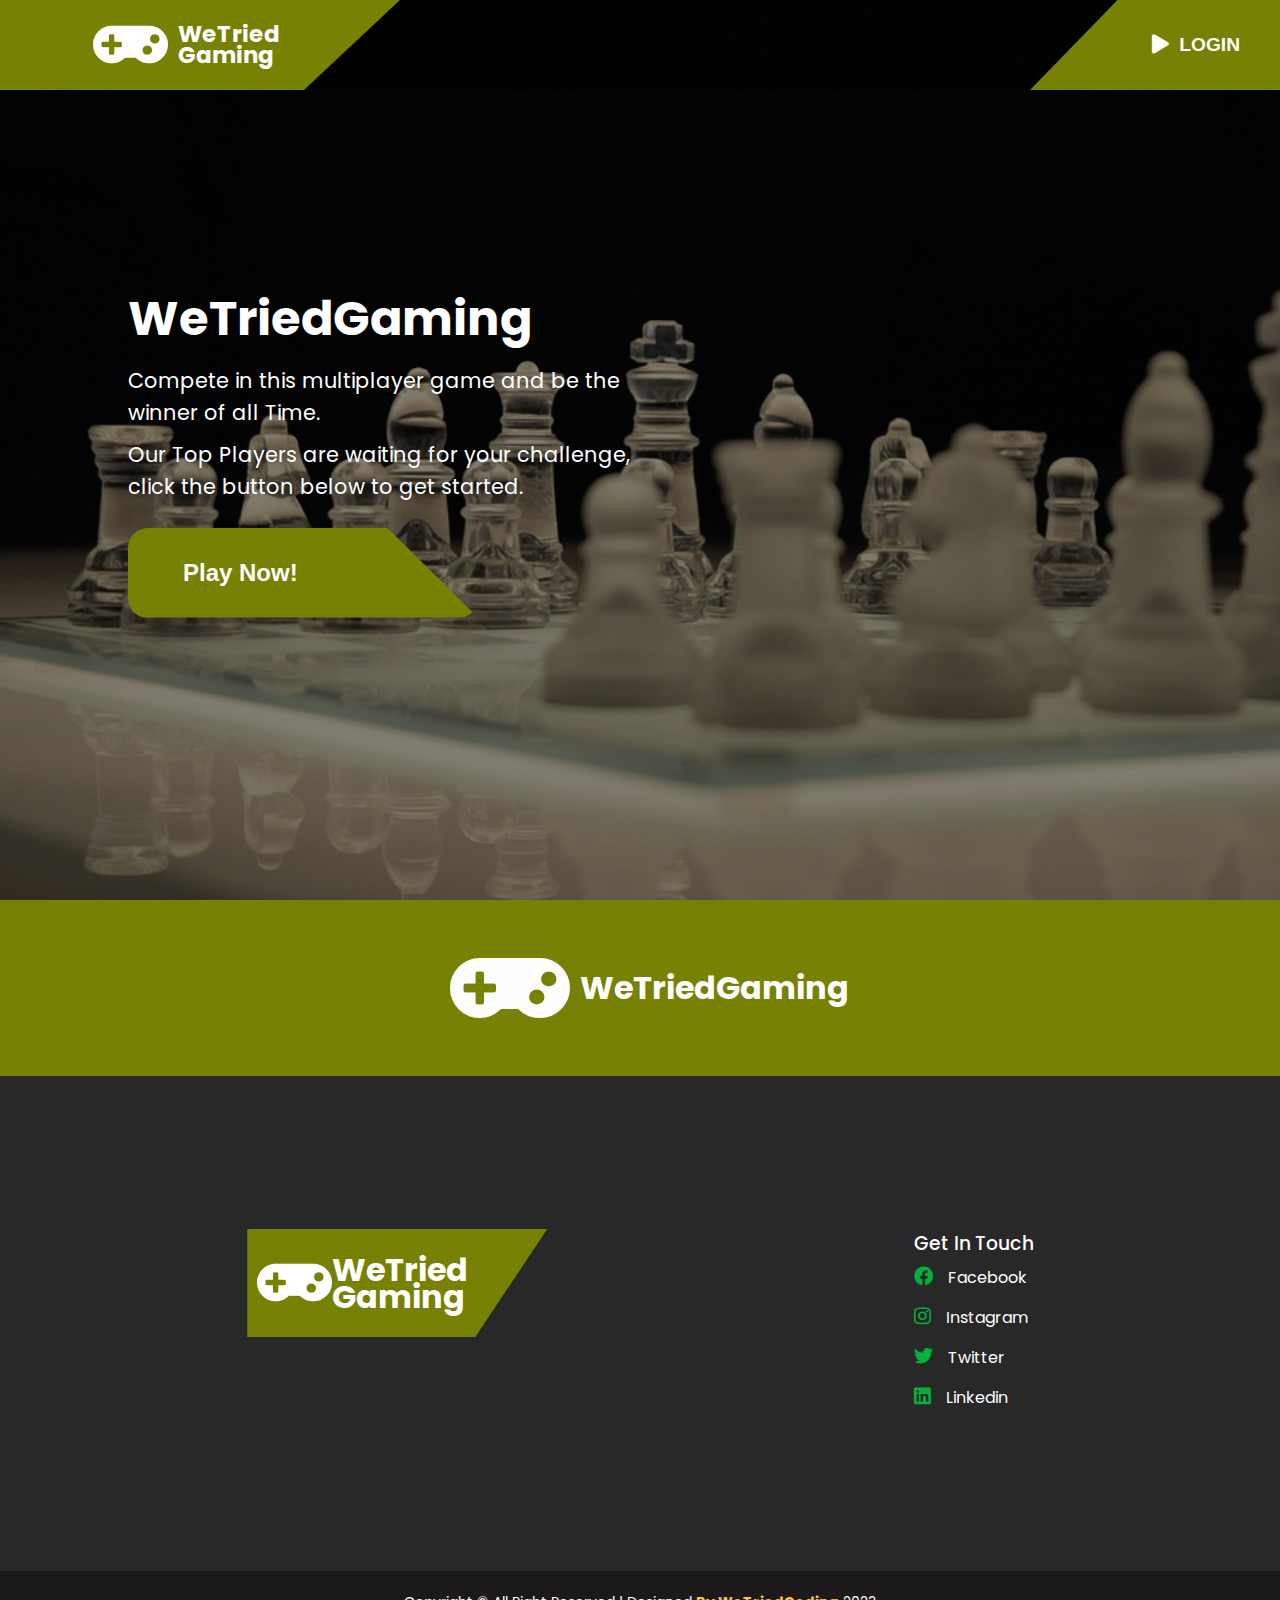
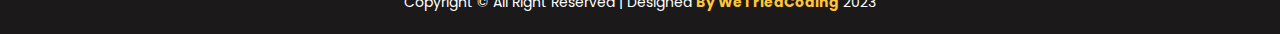
<file: index.html>
<!DOCTYPE html>
<html lang="en">
<head>
    <meta charset="UTF-8">
    <meta http-equiv="X-UA-Compatible" content="IE=edge">
    <meta name="viewport" content="width=device-width, initial-scale=2.0">
    <title>Gaming Website</title>
    <link rel="stylesheet" href="css/all.min.css">
    <link rel="stylesheet" href="css/style.css">
</head>
<body>
    <div class="container">
        <header>
            <div class="logo">
                <i class="fas fa-gamepad"></i>
                <p>WeTried
                   Gaming</p>
            </div>
            <a href="login.html"><button type="button" id="btn"><i class="fas fa-play"></i>LOGIN</button></a>
        </header>

        <div class="content-wrapper">
            <div class="content-desc">
                <h1>WeTriedGaming</h1>
                <p>Compete in this multiplayer game and be the 
                    winner of all Time.</p>
                <p>Our Top Players are waiting for your challenge, click the 
                    button below to get started.</p>

                <a href="games.html"><button id="btn2">Play Now!</button></a>
            </div>

           
        </div>
    </div>

    <div class="logo-section">
        <i class="fas fa-gamepad"></i>
        <h1>WeTriedGaming</h1>
    </div>
    

    <footer>
        <div class="footer-body">
            <div class="logo footer-logo">
                <i class="fas fa-gamepad"></i>
                <h1>WeTried
                    Gaming</h1>
            </div>

            <ul>
                <h3>Get In Touch</h3>
                <li><a href="#"><i class="fab fa-facebook"></i>Facebook</a></li>
                <li><a href="#"><i class="fab fa-instagram"></i>Instagram</a></li>
                <li><a href="#"><i class="fab fa-twitter"></i>Twitter</a></li>
                <li><a href="#"><i class="fab fa-linkedin"></i>Linkedin</a></li>
            </ul>
        </div>
    </footer>
    <div class="footer-bottom">
        <p>Copyright &copy; All Right Reserved | Designed <span>By WeTriedCoding</span> 2023</p>
    </div>
</body>
</html>
</file>
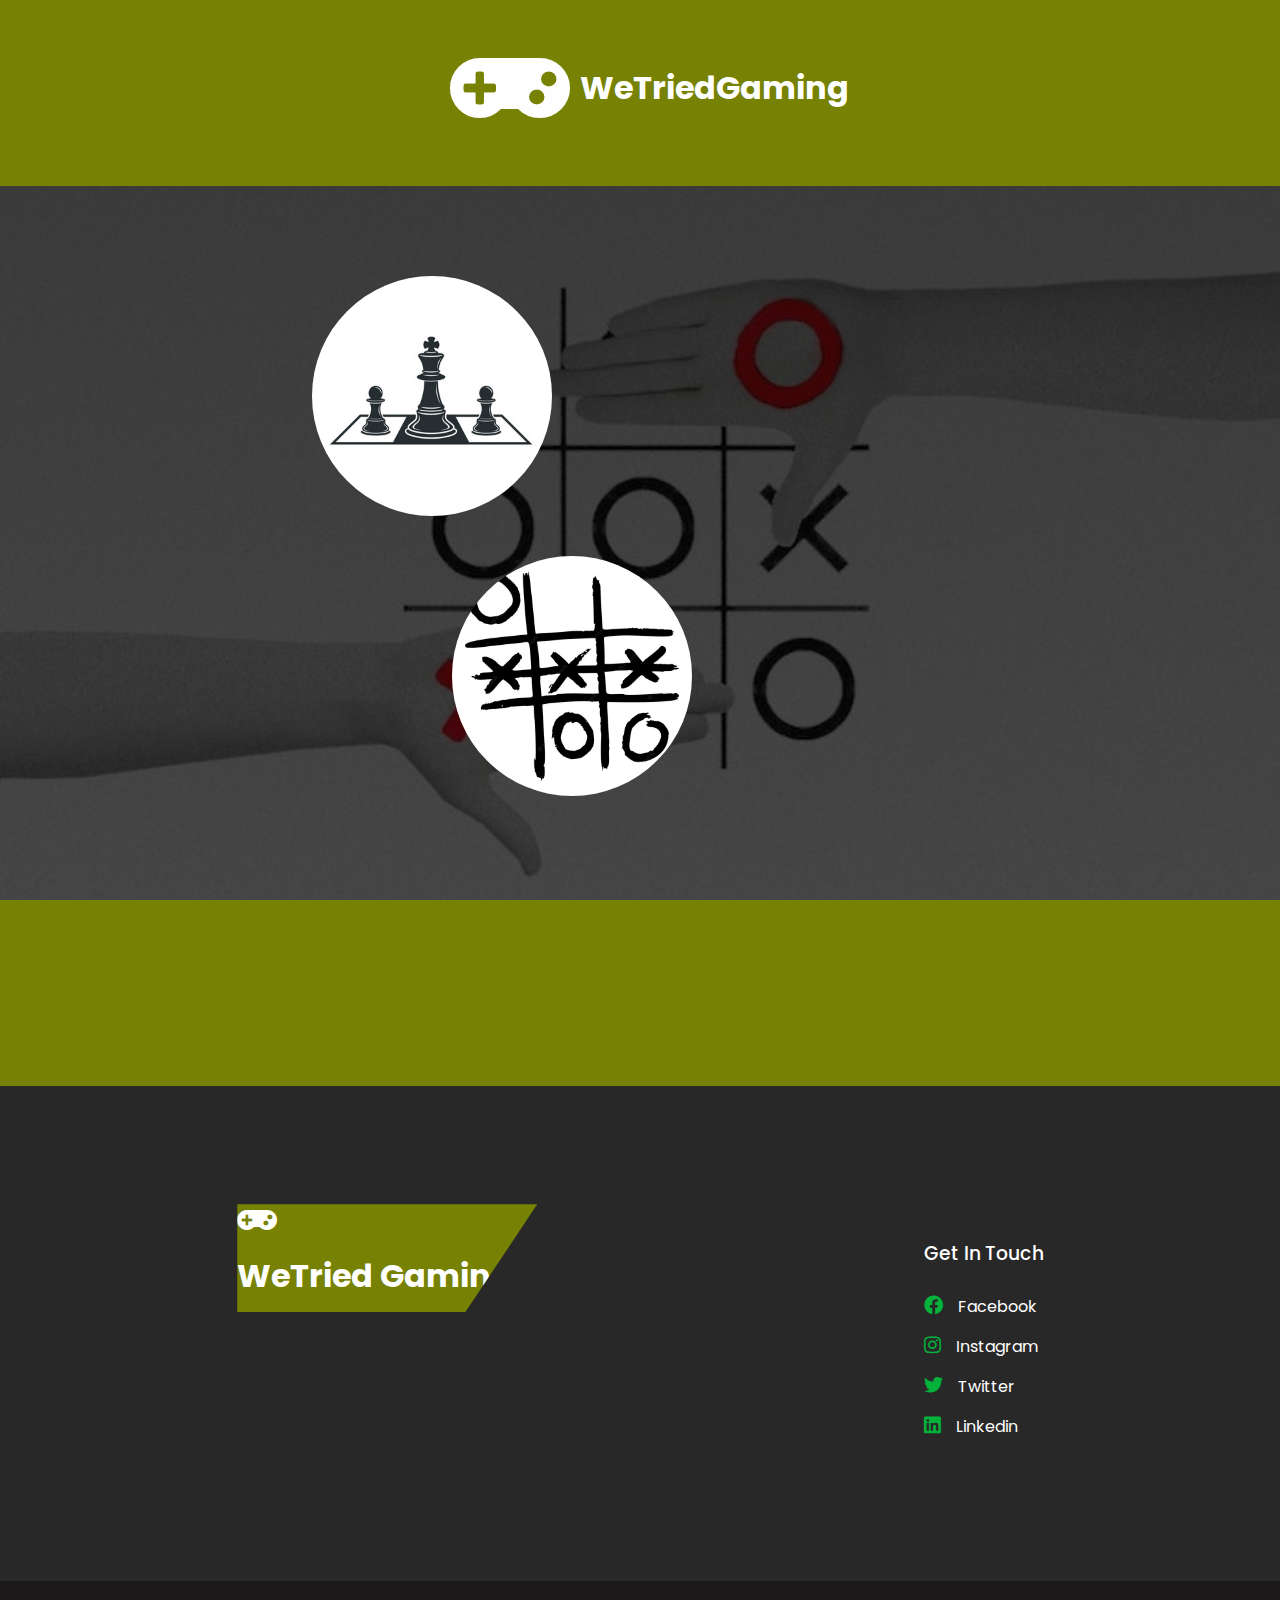
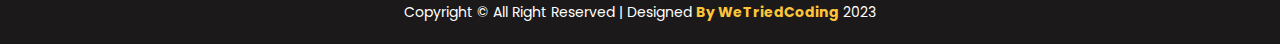
<file: games.html>
<!DOCTYPE html>
<html lang="en">

<head>
    <meta charset="UTF-8">
    <meta http-equiv="X-UA-Compatible" content="IE=edge">
    <meta name="viewport" content="width=device-width, initial-scale=1.0">
    <title>Games</title>
    <style>
        @import url('https://fonts.googleapis.com/css2?family=Poppins:wght@400;500&family=Roboto&display=swap');

        body {
            background-color: #778103;
            font-family: 'Poppins', sans-serif;
            margin: 0;
        }

        .logo-section {
            display: flex;
            align-items: center;
            justify-content: center;
            padding-top: 40px;
        }

        .logo-section .fas {
            font-size: 6rem;
            color: #fefefe;
        }

        .logo-section h1 {
            width: 250px;
            font-size: 2rem;
            color: #ffffff;
            margin-left: 10px;
        }

        .section-1 {
            width: 100%;
            height: 100vh;
            background: linear-gradient(rgba(0, 0, 0, 0.767), rgba(0, 0, 0, 0.712)),
                url(../images/ttt2.jpeg);
            background-size: cover;
            background-position: center;
            background-attachment: fixed;
        }

        .section-1-wrapper {
            width: 70%;
            margin: auto;
        }

        .section-1 h1 {
            width: 500px;
            color: #FEC53A;
            font-size: 1.5rem;
            position: relative;
            font-weight: 400;
        }

        .section-1-img {
            display: flex;

        }

        .img:hover {
            transform: translateY(-10px);
        }

        /* Section 3 starts here */
        .game-categories {
            width: 70%;
            margin: 50px auto;
            position: relative;
            padding-top: 50px;
        }

        .game-wrapper {
            display: flex;
        }

        .gw {
            width: 240px;
            height: 240px;
            background: url(../images/tttlogo.jpg);
            background-size: cover;
            background-position: center;
            margin: 40px 120px 0 120px;
            border-radius: 120px;
        }

        .gw:hover {
            transform: translateY(-10px);
        }

        .left {
            position: relative;
            right: -140px;
        }

        .gw-1 {
            background: url(../images/chesslogo.jpg);
            background-size: cover;
            background-position: center;
        }

        footer {
            width: 100%;
            height: 55vh;
            background: #282828;
            display: flex;
            align-items: center;

        }

        .footer-body {
            width: 90%;
            margin: auto;
            display: flex;
            justify-content: space-around;
        }

        .footer-logo {
            height: 12vh;
            width: 300px;
            background-color: #778103;
            color: #ffffff;
            line-height: 1.7rem;
            clip-path: polygon(0 0, 100% 0, 76% 100%, 0% 100%);
        }

        .footer-logo .fas {
            font-size: xx-large;
        }

        ul h3 {
            color: #fff;
            font-weight: 450;
        }

        ul li {
            list-style: none;
            line-height: 2.5rem;
        }

        ul li a {
            text-decoration: none;
            color: #fff;
        }

        ul li a .fab {
            font-size: 1.2rem;
            color: #02b23a;
            margin-right: 15px;
        }

        ul li a:hover {
            color: #FEC53A;
        }

        .footer-bottom {
            width: 100%;
            height: 7vh;
            background: #1B1919;
            color: #fff;
            display: flex;
            align-items: center;
            justify-content: center;
            font-size: 0.875rem;
        }

        .footer-bottom span {
            color: #FEC53A;
            font-weight: bold;
        }
    </style>
    <link rel="stylesheet" href="css/all.min.css">
</head>

<body>
    <div class="logo-section">
        <i class="fas fa-gamepad"></i>
        <h1>WeTriedGaming</h1>
    </div>

    <section class="section-1">
        <div class="section-1-wrapper">
        </div>

        <div class="game-categories">
            <div class="game-wrapper">
                <a href="chess.html">
                    <div class="gw gw-1"></div>
                </a>
            </div>

            <div class="game-wrapper left">
                <a href="tttoe.html">
                    <div class="gw gw-6"></div>
                </a>
            </div>
        </div>
    </section>

    <footer>
        <div class="footer-body">
            <div class="logo footer-logo">
                <i class="fas fa-gamepad"></i>
                <h1>WeTried
                    Gaming</h1>
            </div>

            <ul>
                <h3>Get In Touch</h3>
                <li><a href="#"><i class="fab fa-facebook"></i>Facebook</a></li>
                <li><a href="#"><i class="fab fa-instagram"></i>Instagram</a></li>
                <li><a href="#"><i class="fab fa-twitter"></i>Twitter</a></li>
                <li><a href="#"><i class="fab fa-linkedin"></i>Linkedin</a></li>
            </ul>
        </div>
    </footer>
    <div class="footer-bottom">
        <p>Copyright &copy; All Right Reserved | Designed <span>By WeTriedCoding</span> 2023</p>
    </div>

</body>

</html>
</file>
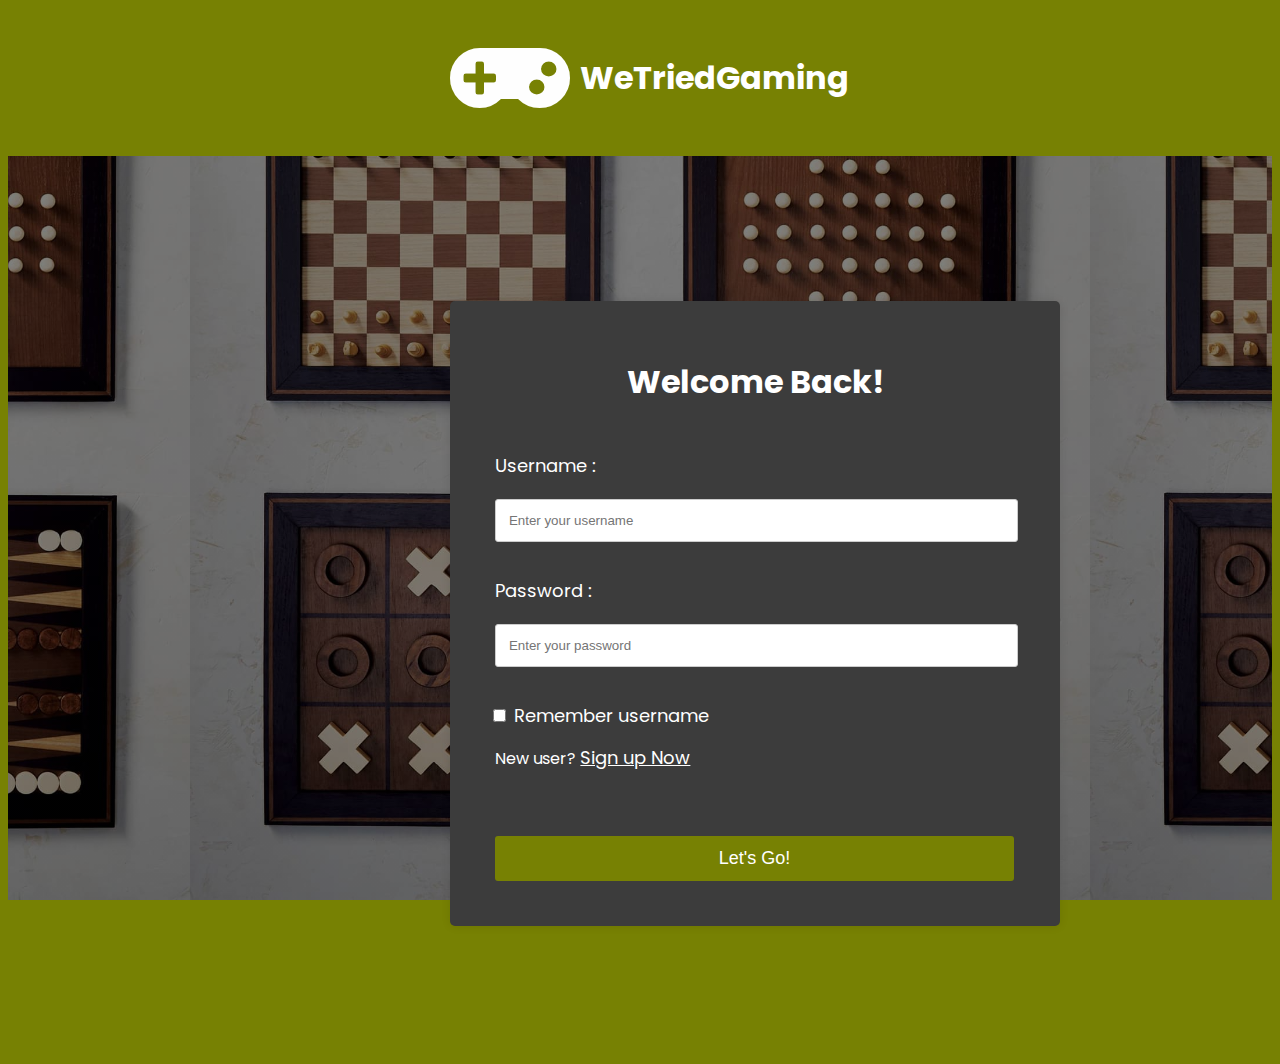
<file: login.html>
<!DOCTYPE html>
<html>

<head>
  <title>We Tried Gaming | Login</title>
  <style>
    @import url('https://fonts.googleapis.com/css2?family=Poppins:wght@400;500&family=Roboto&display=swap');

    body {
      font-family: 'Poppins', sans-serif;
      background-color: #778103;
    }

    .container1 {
      width: 100%;
      height: 100vh;
      background: linear-gradient(rgba(0, 0, 0, 0.5), rgba(0, 0, 0, 0.5)), url(../images/login_page.jpg);
      background-size: contain;
      background-position: center;
      background-attachment: fixed;
      margin-left: 0%;
    }

    .container2 {
      display: inline-block;
      position: relative;
      width: 550px;
      height: auto;
      padding: 30px;
      background-color: #3c3c3c;
      margin: 0 auto;
      top: 5%;
      left: 35%;
      margin-top: 100px;
      border-radius: 5px;
      box-shadow: 0 0 10px rgba(0, 0, 0, 0.1);
      color: #ffffff;
      font-family: 'Poppins', sans-serif;
    }

    .container2 h2 {
      padding-bottom: 20px;
      font-size: xx-large;
      text-align: center;
    }

    .form-group {
      margin-bottom: 15px;
      margin-left: 12px;
    }

    .form-group label {
      display: block;
      margin-bottom: 20px;
      font-size: large;
      padding-left: 2.5px;
    }

    .form-group input {
      width: 92%;
      padding: 13px;
      border-radius: 3px;
      border: 1px solid #ccc;
      margin-bottom: 20px;
      margin-left: 2.5px;
    }

    .form-group-checkbox label {
      font-size: large;
      padding-left: 9px;
    }

    .form-group button {
      width: 96.5%;
      padding: 12px;
      background-color: #778103;
      color: #fff;
      border: none;
      border-radius: 3px;
      cursor: pointer;
      font-size: large;
      margin-top: 50px;
      margin-left: 2.5px;
    }

    .form-group button:hover {
      background-color: #5b6305;
    }

    .sign-up{
      margin: 15px;
    }

    .sign-up a{
      text-decoration: underline;
      color: #fff;
      font-size: large;
    }

    .logo-section {
      display: flex;
      align-items: center;
      justify-content: center;
      margin: 30px 0;
      background-color: #778103;
    }

    .logo-section .fas {
      font-size: 6rem;
      color: #fefefe;
      background-color: #778103;
    }

    .logo-section h1 {
      width: 250px;
      font-size: 2rem;
      color: #ffffff;
      margin-left: 10px;
      background-color: #778103;
    }
  </style>
  <link rel="stylesheet" href="css/all.min.css">
</head>

<body>
  <div class="logo-section">
    <i class="fas fa-gamepad"></i>
    <h1>WeTriedGaming</h1>
  </div>
  <div class="container1">
    <div class="container2">
      <h2>Welcome Back!</h2>
      <form id="loginForm">
        <div class="form-group">
          <label for="username">Username :</label>
          <input type="text" id="username" placeholder="Enter your username" required>
        </div>
        <div class="form-group">
          <label for="password">Password :</label>
          <input type="password" id="password" placeholder="Enter your password" required>
        </div>
        <div class="form-group-checkbox">
          <label>
            <input type="checkbox" name="remember" id="remember"> Remember username
          </label>
        </div>
        <div class="sign-up">
          New user? <a href="signup.html">Sign up Now</a>
        </div>
        <div class="form-group">
          <button type="submit">Let's Go!</button>
        </div>
      </form>
    </div>
  </div>

  <script>
    const form = document.getElementById('loginForm');

    form.addEventListener('submit', function (event) {
      event.preventDefault();

      const username = document.getElementById('username').value;
      const password = document.getElementById('password').value;
      const remember = document.getElementById('remember').checked;

      if (username.trim() === '') {
        alert('Please enter your username.');
        return;
      }

      if (password.trim() === '') {
        alert('Please enter your password.');
        return;
      }

      // Predefined set of credentials for login comparison
      // const validUsername = 'admin';
      // const validPassword = 'password';
      let logins = {"admin": "password"}
      for (credit in logins) {

        if (username === credit && password === logins[credit]) {
          // Successful login
          alert('Login successful!');

          // TODO: Redirect or perform further actions after successful login
          window.open("games.html", EventTarget = "_parent");

          // Reset the form
          form.reset();
          break;
        } else {
          // Invalid credentials
          alert('Invalid username or password.');
        }
      }
    });
  </script>
</body>

</html>
</file>
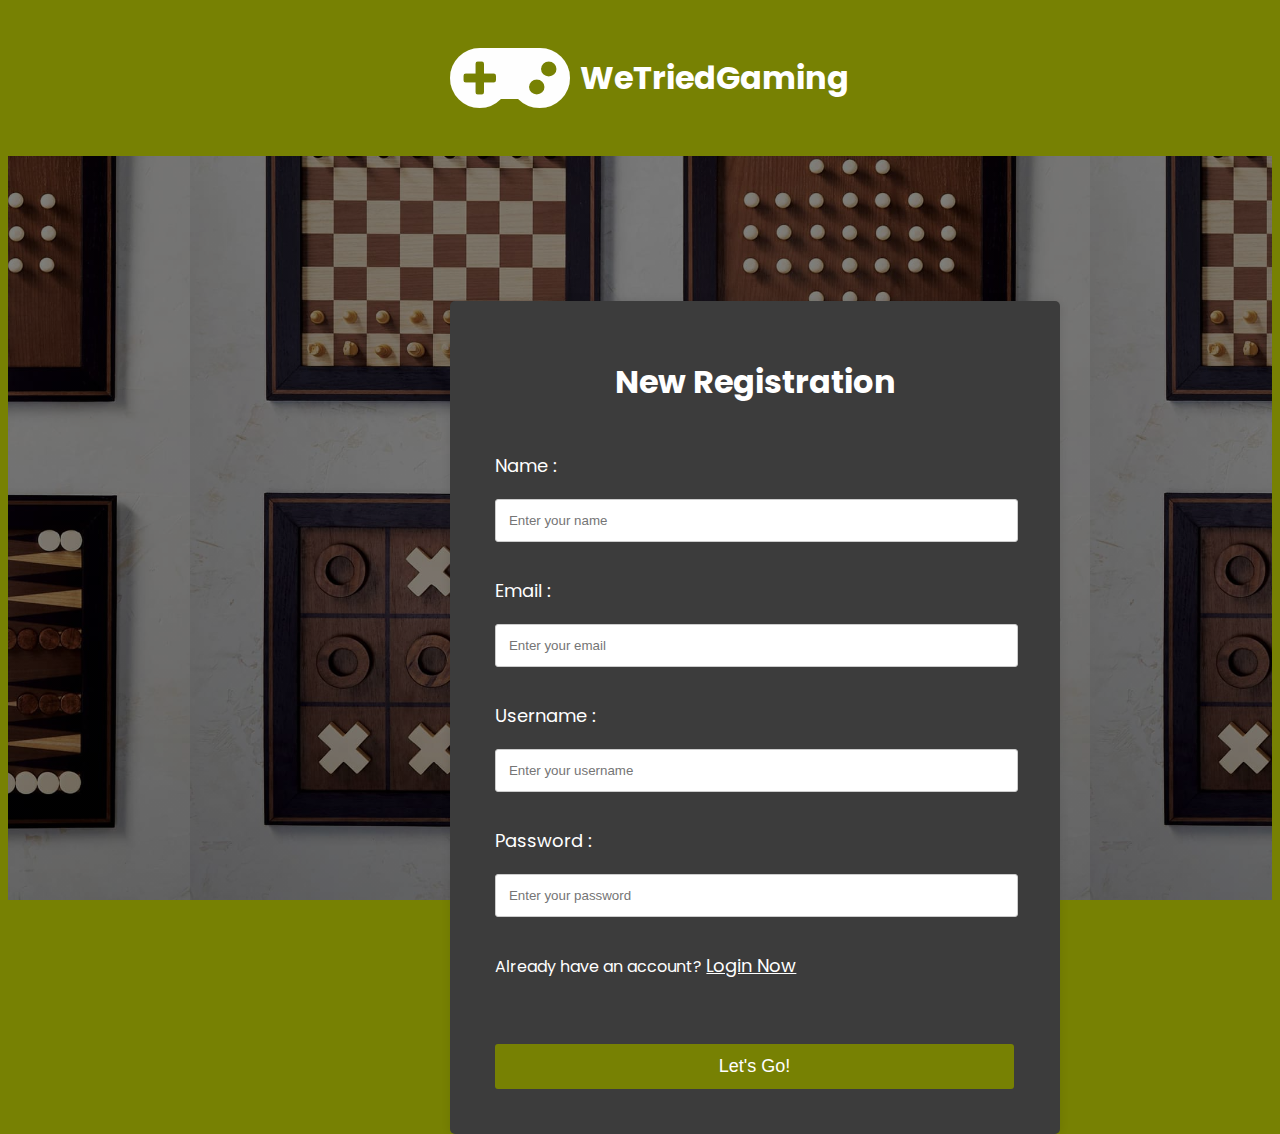
<file: signup.html>
<!DOCTYPE html>
<html>

<head>
    <title>We Tried Gaming | Sign Up</title>
    <style>
        @import url('https://fonts.googleapis.com/css2?family=Poppins:wght@400;500&family=Roboto&display=swap');

        body {
            font-family: 'Poppins', sans-serif;
            background-color: #778103;
        }

        .container1 {
            width: 100%;
            height: 100vh;
            background: linear-gradient(rgba(0, 0, 0, 0.5), rgba(0, 0, 0, 0.5)), url(../images/login_page.jpg);
            background-size: contain;
            background-position: center;
            background-attachment: fixed;
            margin-left: 0%;
        }

        .container2 {
            display: inline-block;
            position: relative;
            width: 550px;
            height: auto;
            padding: 30px;
            background-color: #3c3c3c;
            margin: 0 auto;
            top: 5%;
            left: 35%;
            margin-top: 100px;
            border-radius: 5px;
            box-shadow: 0 0 10px rgba(0, 0, 0, 0.1);
            color: #ffffff;
            font-family: 'Poppins', sans-serif;
        }

        .container2 h2 {
            padding-bottom: 20px;
            font-size: xx-large;
            text-align: center;
        }

        .form-group {
            margin-bottom: 15px;
            margin-left: 12px;
        }

        .form-group label {
            display: block;
            margin-bottom: 20px;
            font-size: large;
            padding-left: 2.5px;
        }

        .form-group input {
            width: 92%;
            padding: 13px;
            border-radius: 3px;
            border: 1px solid #ccc;
            margin-bottom: 20px;
            margin-left: 2.5px;
        }

        .form-group-checkbox label {
            font-size: large;
            padding-left: 9px;
        }

        .form-group button {
            width: 96.5%;
            padding: 12px;
            background-color: #778103;
            color: #fff;
            border: none;
            border-radius: 3px;
            cursor: pointer;
            font-size: large;
            margin-top: 50px;
            margin-left: 2.5px;
        }

        .form-group button:hover {
            background-color: #5b6305;
        }

        .login {
            margin: 15px;
        }

        .login a {
            text-decoration: underline;
            color: #fff;
            font-size: large;
        }

        .logo-section {
            display: flex;
            align-items: center;
            justify-content: center;
            margin: 30px 0;
            background-color: #778103;
        }

        .logo-section .fas {
            font-size: 6rem;
            color: #fefefe;
            background-color: #778103;
        }

        .logo-section h1 {
            width: 250px;
            font-size: 2rem;
            color: #ffffff;
            margin-left: 10px;
            background-color: #778103;
        }
    </style>
    <link rel="stylesheet" href="css/all.min.css">
</head>

<body>
    <div class="logo-section">
        <i class="fas fa-gamepad"></i>
        <h1>WeTriedGaming</h1>
    </div>
    <div class="container1">
        <div class="container2">
            <h2>New Registration</h2>
            <form id="registrationForm">
                <div class="form-group">
                    <label for="name">Name :</label>
                    <input type="text" id="name" placeholder="Enter your name" required>
                </div>
                <div class="form-group">
                    <label for="email">Email :</label>
                    <input type="email" id="email" placeholder="Enter your email" required>
                </div>
                <div class="form-group">
                    <label for="username">Username :</label>
                    <input type="text" id="username" placeholder="Enter your username" required>
                </div>
                <div class="form-group">
                    <label for="password">Password :</label>
                    <input type="password" id="password" placeholder="Enter your password" required>
                </div>
                <div class="login">
                    Already have an account? <a href="login.html">Login Now</a>
                </div>
                <div class="form-group">
                    <button type="submit">Let's Go!</button>
                </div>
            </form>
        </div>
    </div>

    <script>
        const form = document.getElementById('registrationForm');

        form.addEventListener('submit', function (event) {
            event.preventDefault();

            const name = document.getElementById('name').value;
            const email = document.getElementById('email').value;
            const username = document.getElementById('username').value;
            const password = document.getElementById('password').value;

            let logins = {};

            if (name.trim() === '') {
                alert('Please enter your name.');
                return;
            }

            else if (email.trim() === '') {
                alert('Please enter your email.');
                return;
            }

            else if (username.trim() === '') {
                alert('Please enter your username.');
                return;
            }

            else if (password.trim() === '') {
                alert('Please enter your password.');
                return;
            }

            // Storing registration details
            else {
                logins[username] = password;
                alert('Registration successful! You can login now.');
                window.open("login.html", EventTarget = "_parent");
                form.reset();
            }
        });
    </script>
</body>

</html>
</file>
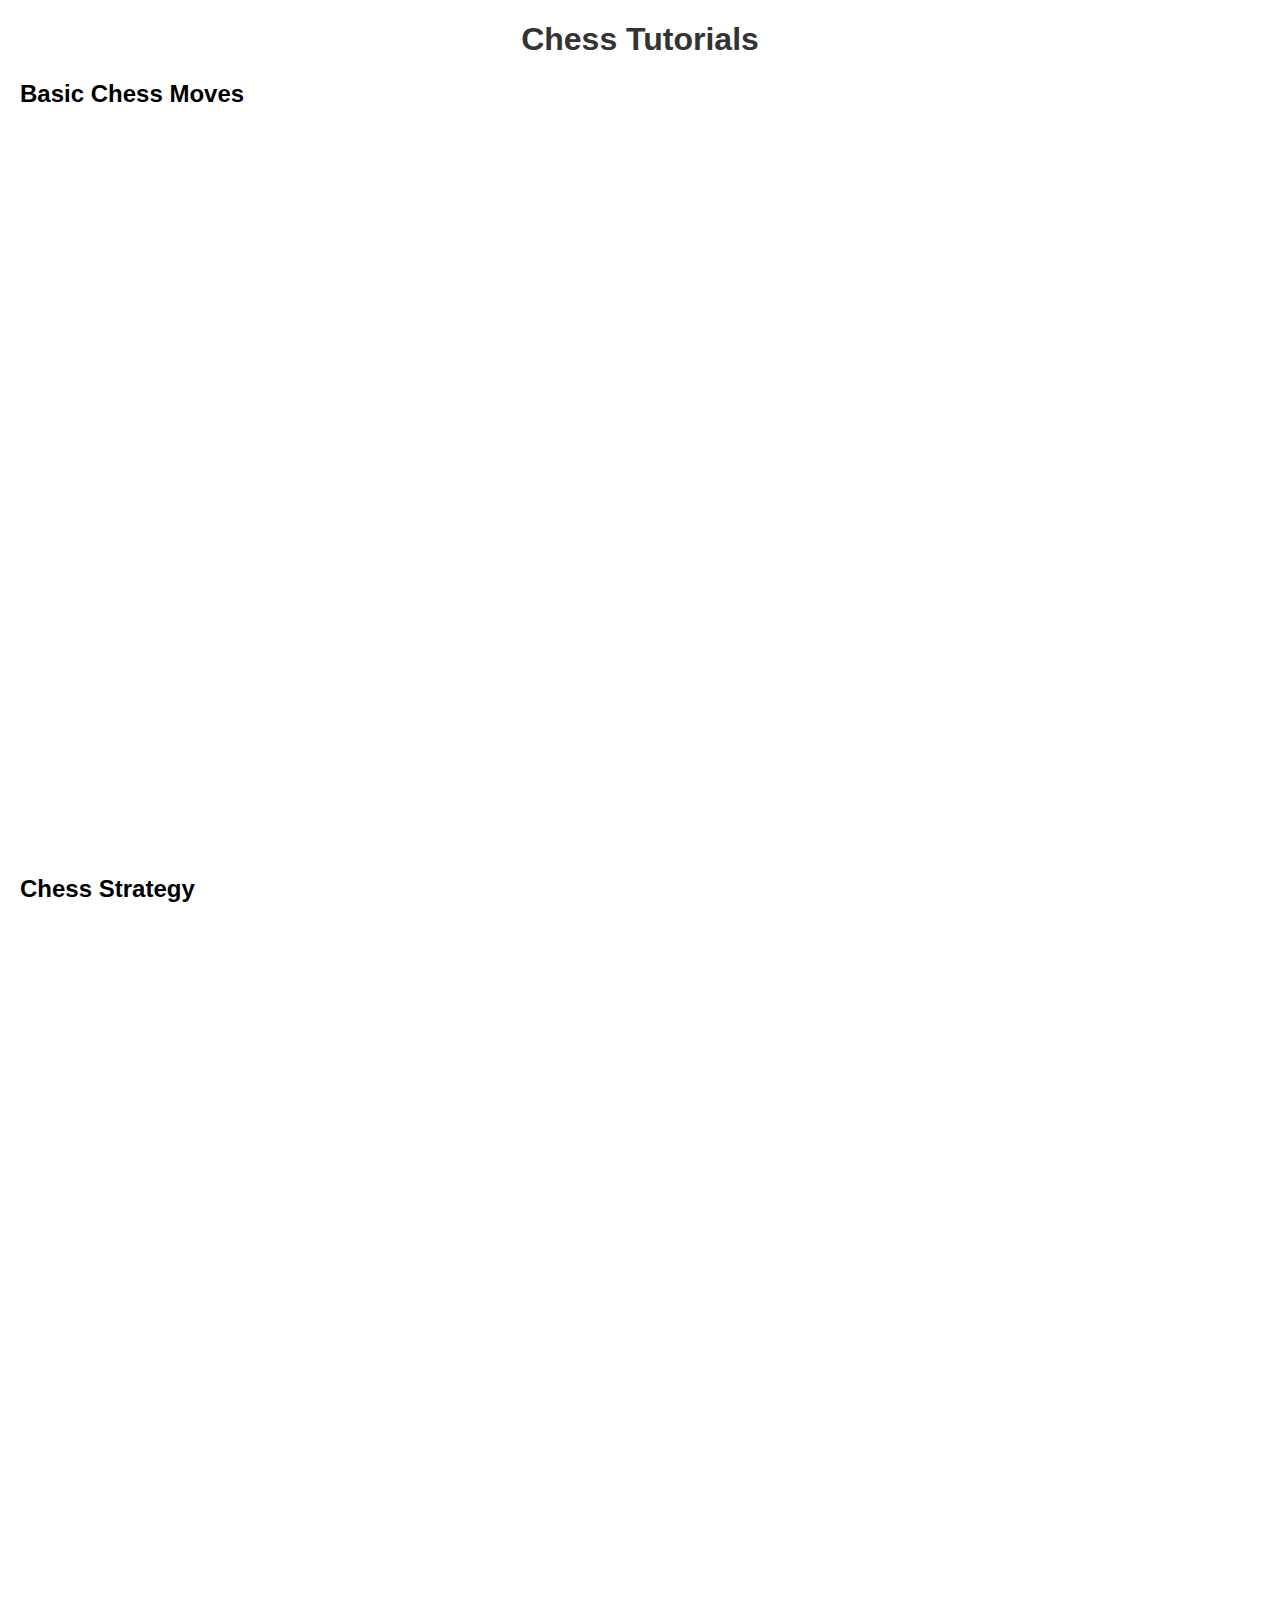
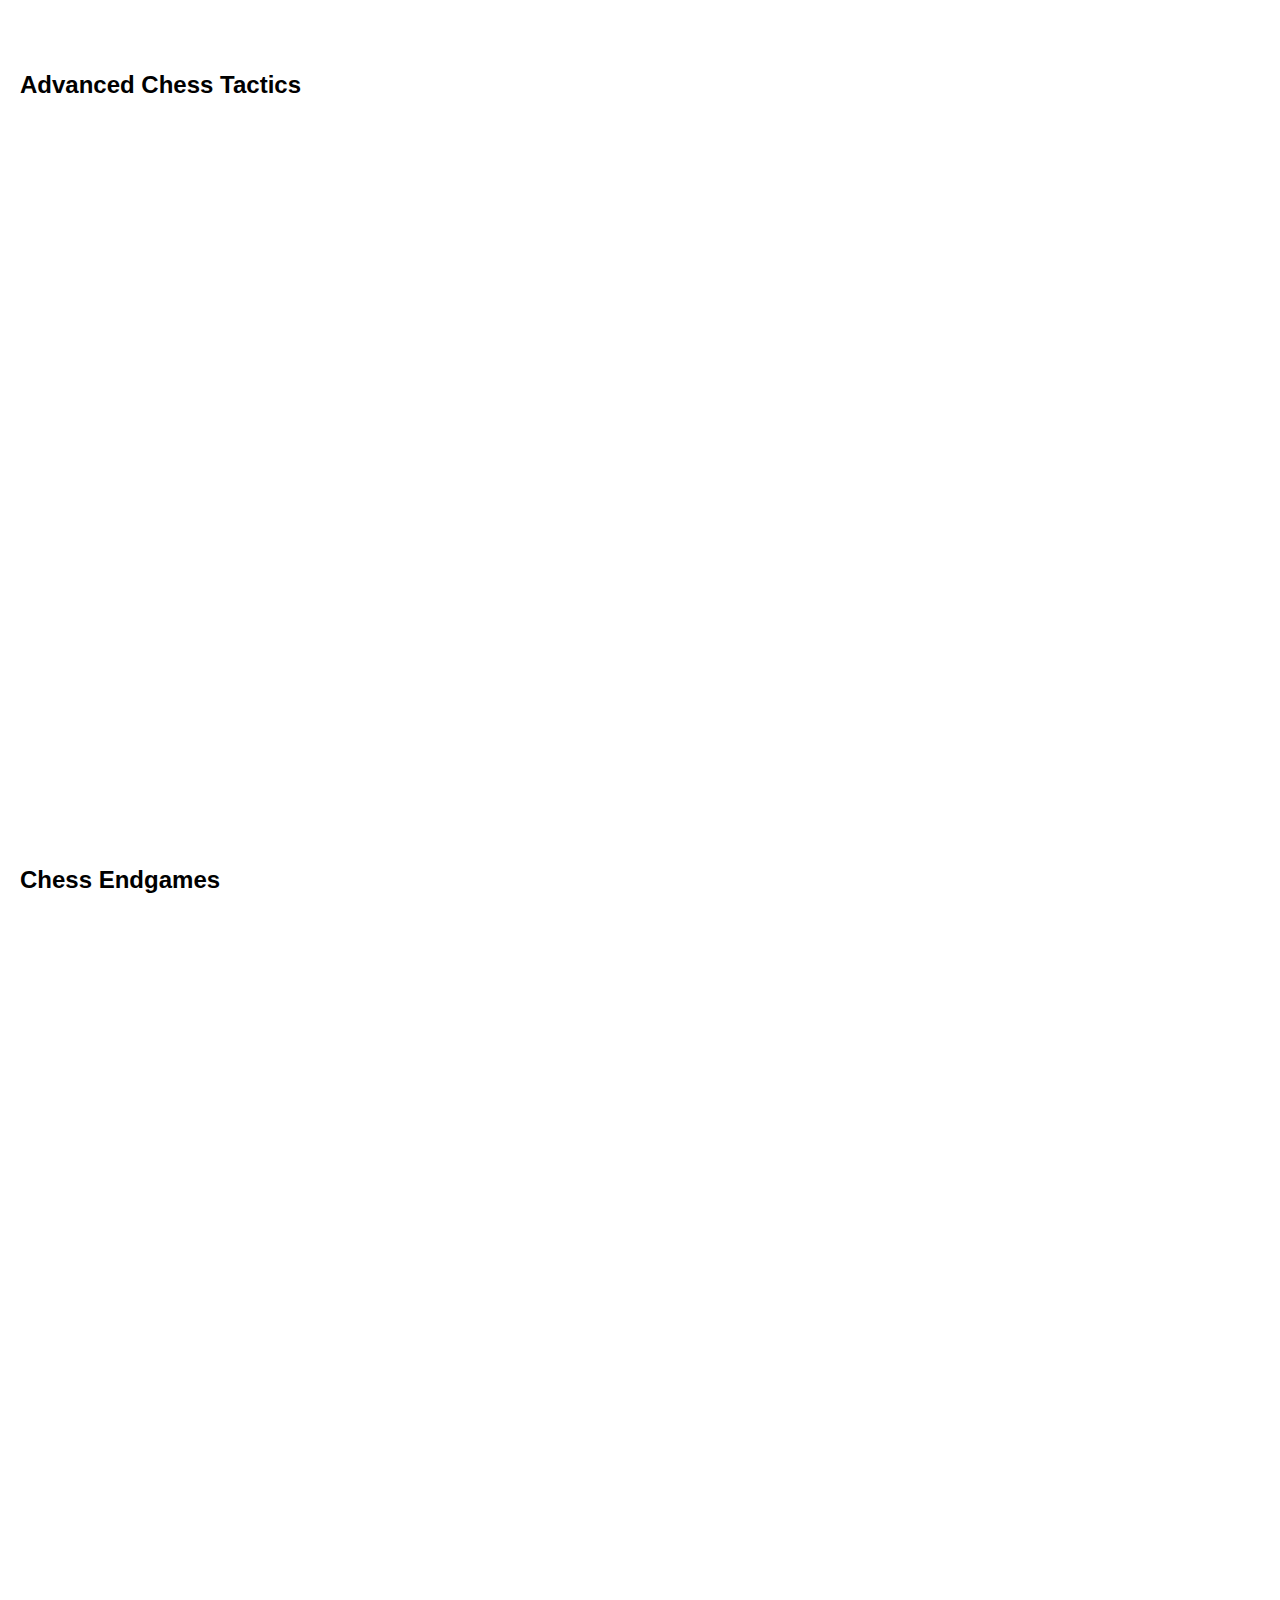
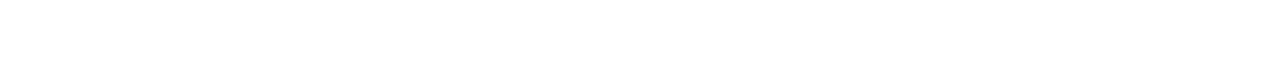
<file: test.html>
<!DOCTYPE html>
<html>
<head>
  <title>Chess Tutorials</title>
  <style>
    /* Add some basic styling */
    body {
      font-family: Arial, sans-serif;
      margin: 20px;
    }
    
    h1 {
      color: #333;
      text-align: center;
    }
    
    .video-container {
      width: 100%;
      max-width: 800px;
      margin: 20px auto;
      position: relative;
      padding-bottom: 56.25%;
      padding-top: 30px;
      height: 0;
      overflow: hidden;
    }
    
    .video-container iframe {
      position: absolute;
      top: 0;
      left: 0;
      width: 100%;
      height: 100%;
    }
  </style>
</head>
<body>
  <h1>Chess Tutorials</h1>
  
  <h2>Basic Chess Moves</h2>
  <div class="video-container">
    <iframe src="https://www.youtube.com/embed/VIDEO_ID_1" frameborder="0" allowfullscreen></iframe>
  </div>
  
  <h2>Chess Strategy</h2>
  <div class="video-container">
    <iframe src="https://www.youtube.com/embed/VIDEO_ID_2" frameborder="0" allowfullscreen></iframe>
  </div>
  
  <h2>Advanced Chess Tactics</h2>
  <div class="video-container">
    <iframe src="https://www.youtube.com/embed/VIDEO_ID_3" frameborder="0" allowfullscreen></iframe>
  </div>
  
  <h2>Chess Endgames</h2>
  <div class="video-container">
    <iframe src="https://www.youtube.com/embed/VIDEO_ID_4" frameborder="0" allowfullscreen></iframe>
  </div>
</body>
</html>
</file>
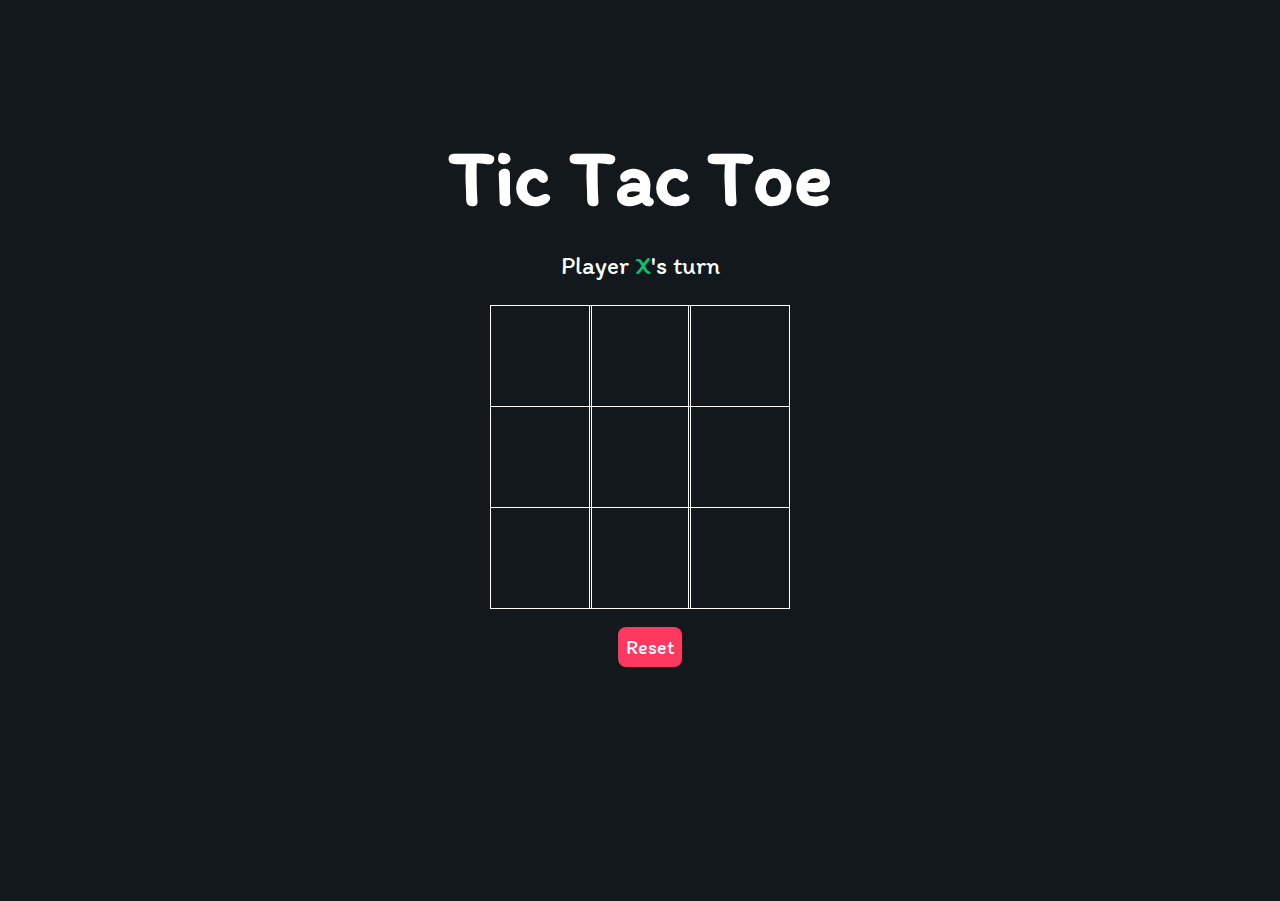
<file: tttoe.html>
<html lang="en">
<head>
    <meta charset="UTF-8">
    <meta http-equiv="X-UA-Compatible" content="IE=edge">
    <meta name="viewport" content="width=device-width, initial-scale=1.0">
    <link rel="stylesheet" href="tttstyle.css">
    <link rel="preconnect" href="https://fonts.gstatic.com">
    <link href="https://fonts.googleapis.com/css2?family=Itim&display=swap" rel="stylesheet">
    <script src="./ttt.js"></script>
    <title>Tic-Tac-Toe</title>
</head>
<body>
    <main class="background">
        <section class="title">
            <h1>Tic Tac Toe</h1>
        </section>
        <section class="display">
            Player <span class="display-player playerX">X</span>'s turn
        </section>
        <section class="container">
            <div class="tile"></div>
            <div class="tile"></div>
            <div class="tile"></div>
            <div class="tile"></div>
            <div class="tile"></div>
            <div class="tile"></div>
            <div class="tile"></div>
            <div class="tile"></div>
            <div class="tile"></div>
        </section>
        <section class="display announcer hide"></section>
        <section class="controls">
            <button id="reset">Reset</button>
        </section>
    </main>
</body>
</html>
</file>
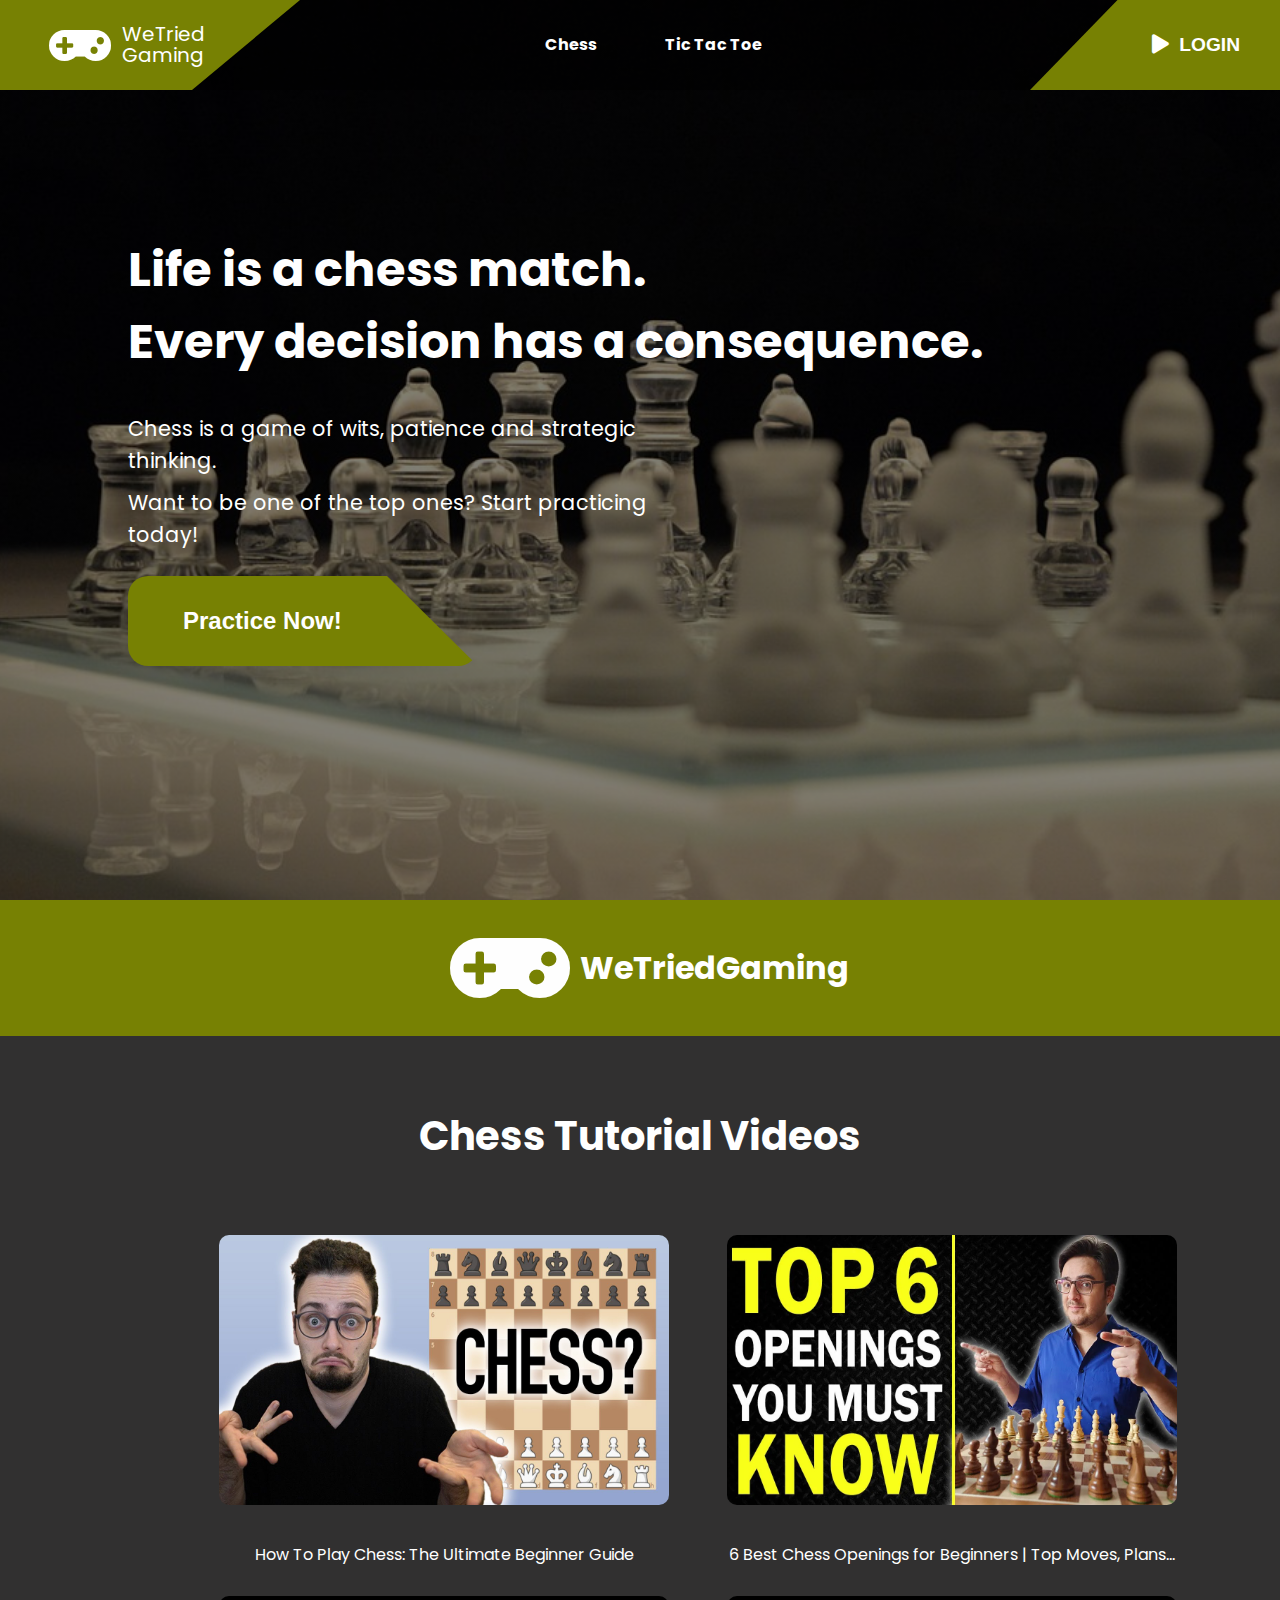
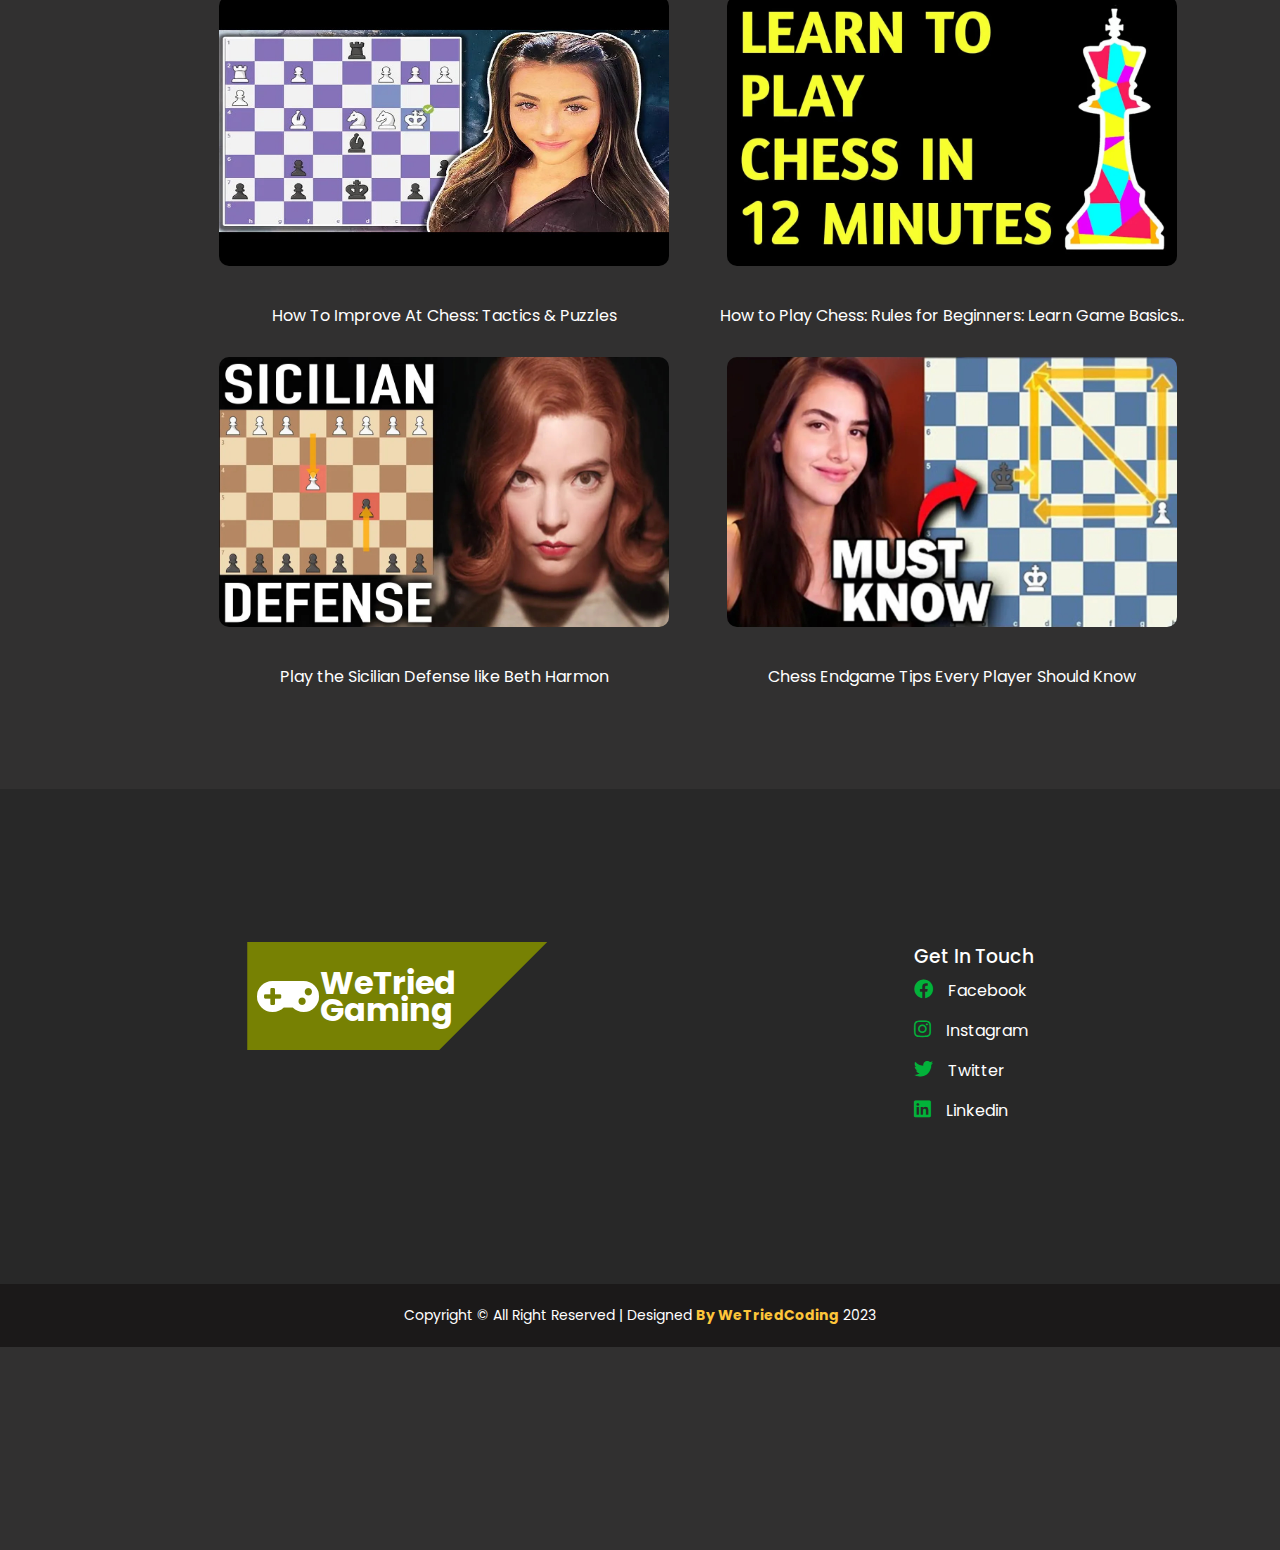
<file: tutorial.html>
<!DOCTYPE html>
<html lang="en">

<head>
    <meta charset="UTF-8">
    <meta http-equiv="X-UA-Compatible" content="IE=edge">
    <meta name="viewport" content="width=device-width, initial-scale=1.0">
    <title>We Tried Gaming | Tutorial</title>
    <link rel="stylesheet" href="tutorial.css">
    <link rel="stylesheet" href="css/all.min.css">
    <link rel="preconnect" href="https://fonts.googleapis.com">
    <link rel="preconnect" href="https://fonts.gstatic.com" crossorigin>
    <link href="https://fonts.googleapis.com/css2?family=Edu+NSW+ACT+Foundation&family=Ubuntu:wght@300&display=swap"
        rel="stylesheet">
    <script src="tutorial.js"></script>
</head>

<body>
    <div class="container">
        <header>
            <div class="logo">
                <i class="fas fa-gamepad"></i>
                <p>WeTried
                    Gaming</p>
            </div>
            <ul class="navbar">
                <li><a href="chess.html" class="active">Chess</a></li>
                <li><a href="tttoe.html">Tic Tac Toe</a></li>
            </ul>
            <a href="login.html"><button type="button" id="btn"><i class="fas fa-play"></i>LOGIN</button></a>
        </header>
        <div class="content-wrapper">
            <div class="content-desc">
                <h1>Life is a chess match.<br>Every decision has a consequence.</h1>
                <br>
                <p>Chess is a game of wits, patience and strategic thinking.</p>
                <p>Want to be one of the top ones? Start practicing today!</p>

                <button id="btn2">Practice Now!</button>
            </div>
        </div>
    </div>

    <div class="logo-section">
        <i class="fas fa-gamepad"></i>
        <h1>WeTriedGaming</h1>
    </div>

    <section class="second">
        <h1 style="text-align: center;">Chess Tutorial Videos</h1>
        <div class="listtut">
            <div class="video">
                <img id="img1" src="images/chess_tut_1.jpg" alt="v1" onclick="play1()">
                <p>How To Play Chess: The Ultimate Beginner Guide</p>
            </div>
            <div class="video">
                <img id="img2" src="images/chess_tut_2.jpg" alt="v2" onclick="play2()">
                <p>6 Best Chess Openings for Beginners | Top Moves, Plans...</p>
            </div>
            <div class="video">
                <img id="img3" src="images/chess_tut_3.jpg" alt="v3" onclick="play3()">
                <p>How To Improve At Chess: Tactics & Puzzles</p>
            </div>
            <div class="video">
                <img id="img4" src="images/chess_tut_4.jpg" alt="v4" onclick="play4()">
                <p>How to Play Chess: Rules for Beginners: Learn Game Basics..</p>
            </div>
            <div class="video">
                <img id="img5" src="images/chess_tut_5.jpg" alt="v5" onclick="play5()">
                <p>Play the Sicilian Defense like Beth Harmon</p>
            </div>
            <div class="video">
                <img id="img6" src="images/chess_tut_6.jpg" alt="v6" onclick="play6()">
                <p>Chess Endgame Tips Every Player Should Know</p>
            </div>
        </div>
    </section>

    <footer>
        <div class="footer-body">
            <div class="logo footer-logo">
                <i class="fas fa-gamepad"></i>
                <h1>WeTried
                    Gaming</h1>
            </div>

            <ul>
                <h3>Get In Touch</h3>
                <li><a href="#"><i class="fab fa-facebook"></i>Facebook</a></li>
                <li><a href="#"><i class="fab fa-instagram"></i>Instagram</a></li>
                <li><a href="#"><i class="fab fa-twitter"></i>Twitter</a></li>
                <li><a href="#"><i class="fab fa-linkedin"></i>Linkedin</a></li>
            </ul>
        </div>
    </footer>

    <div class="footer-bottom">
        <p>Copyright &copy; All Right Reserved | Designed <span>By WeTriedCoding</span> 2023</p>
    </div>

</body>

</html>
</file>
<file: css/style.css>
@import url('https://fonts.googleapis.com/css2?family=Poppins:wght@400;500&family=Roboto&display=swap');
*{
    margin: 0;
    padding: 0;
    box-sizing: border-box;
    
}
body{
    background: #778103;
    font-family: 'Poppins', sans-serif;
    height: 100vh;
    margin: 0;
}
.container{
    width: 100%;
    height: 100vh;
    background: linear-gradient(rgba(0,0,0,0.5),rgba(0,0,0,0.5)), url(../images/chss.jpg);
    background-size: cover;
    background-position: center;
    background-attachment: fixed;
}
header{
    width: 100%;
    height: 10vh;
    background:rgba(0,0,0,0.5);
    display: flex;
    align-items: center;
    justify-content: space-between;
}
.logo{
    width: 400px;
    height: 10vh;
    background: #778103;
    display: flex;
    align-items: center;
    justify-content: center;
    color: #fff;
    clip-path: polygon(0 0, 100% 0, 76% 100%, 0% 100%);
    padding: 10px;
    line-height: 1.3rem;
}
.logo p{
    width: 130px;
    margin-left: 10px;
    font-size: 23px;
    font-weight: bold;
}
.logo .fas{
    font-size: 60px;
}

#btn{
    width: 250px;
    height: 10vh;
    background: #778103;
    color: #fff;
    outline: none;
    border: none;
    clip-path: polygon(35% 0, 100% 0, 100% 100%, 0% 100%);
    font-size: 1.2rem;
    font-weight: bold;
    text-align: right;
    padding-right: 40px;
}
#btn .fas{
    margin-right: 10px;
}
#btn:hover {
    color: #FEC53A;
    background-color: #282828;
}

/* Content desc starts here */
.content-wrapper{
    width: 80%;
    min-height: 80vh;
    margin: auto;
    display: flex;
    justify-content: space-between;
    align-items: center;
    color: #fff;
}
/* .content-desc{

} */

.content-desc h1{
    font-size: 3rem;
    margin-bottom: 10px;
}
.content-desc p{
    width: 550px;
    font-size: 1.3rem;
    line-height: 2rem;
    margin-bottom: 10px;
}
.content-desc span{
    color: #778103;
}
#btn2{
    width: 350px;
    height: 10vh;
    padding-left: 55px;
    outline: none;
    border: none;
    background: #778103;
    color: #fff;
    font-size: x-large;
    font-weight: bold;
    margin-top: 15px;
    clip-path: polygon(0 0, 74% 0, 100% 100%, 0% 100%);
    border-radius: 20px;
    text-align: left;
}
#btn2:hover {
    color: #FEC53A;
    background-color: #282828;
}
.logo-section{
    display: flex;
    align-items: center;
    justify-content: center;
    padding-top: 40px;
    padding-bottom: 40px;
}
.logo-section .fas{
    font-size: 6rem;
    color: #fefefe;
}
.logo-section h1{
    width: 250px;
    font-size: 2rem;
    color: #ffffff;
    margin-left: 10px;
}


/* FOoter section */
footer{
    width: 100%;
    height: 55vh;
    background: #282828;
    display: flex;
    align-items: center;
    
}
.footer-body{
    width: 90%;
    margin: auto;
    display: flex;
    justify-content: space-around;
}
.footer-logo{
    height: 12vh;
    width: 300px;
    background-color: #778103;
    color: #ffffff;
    line-height: 1.7rem;
}
ul h3{
    color: #fff;
    font-weight: 450;
}
ul li{
    list-style: none;
    line-height: 2.5rem;
}
ul li a{
    text-decoration: none;
    color: #fff;
}
ul li a .fab{
    font-size: 1.2rem;
    color: #02b23a;
    margin-right: 15px;
}
ul li a:hover{
    color: #FEC53A;
}
.footer-bottom{
    width: 100%;
    height: 7vh;
    background: #1B1919;
    color: #fff;
    display: flex;
    align-items: center;
    justify-content: center;
    font-size: 0.875rem;
}
.footer-bottom span{
    color: #FEC53A;
    font-weight: bold;
}
</file>
<file: tttstyle.css>
* {
    padding: 0;
    margin: 0;
    font-family: 'Itim', cursive;
}

.background {
    background-color: #12181B;
    height: 100vh;
    padding-top: 1px;
}

.title {
    color: white;
    text-align: center;
    font-size: 40px;
    margin-top: 10%;
}

.display {
    color: white;
    font-size: 25px;
    text-align: center;
    margin-top: 1em;
    margin-bottom: 1em;
}

.hide {
    display: none;
}

.container {
    margin: 0 auto;
    display: grid;
    grid-template-columns: 33% 33% 33%;
    grid-template-rows: 33% 33% 33%;
    max-width: 300px;

}

.tile {
    border: 1px solid white;
    min-width: 100px;
    min-height: 100px;
    display: flex;
    justify-content: center;
    align-items: center;
    font-size: 50px;
    cursor: pointer;
}

.playerX {
    color: #09C372;
}

.playerO {
    color: #498AFB;
}

.controls {
    display: flex;
    flex-direction: row;
    justify-content: center;
    align-items: center;
    margin-top: 1em;
}

.controls button {
    color: white;
    padding: 8px;
    border-radius: 8px;
    border: none;
    font-size: 20px;
    margin-left: 1em;
    cursor: pointer;
}

.restart {
    background-color: #498AFB;
}

#reset {
    background-color: #FF3860;
}
</file>
<file: tutorial.css>
@import url('https://fonts.googleapis.com/css2?family=Poppins:wght@400;500&family=Roboto&display=swap');

* {
    margin: 0;
    padding: 0;
    box-sizing: border-box;

}

body {
    background: #313030;
    font-family: 'Poppins', sans-serif;
    height: 350vh;
    margin: 0;
}

.container {
    width: 100%;
    height: 100vh;
    background: linear-gradient(rgba(0, 0, 0, 0.5), rgba(0, 0, 0, 0.5)), url(../images/chss.jpg);
    background-size: cover;
    background-position: center;
    background-attachment: fixed;
}

header {
    width: 100%;
    height: 10vh;
    background: rgba(0, 0, 0, 0.5);
    display: flex;
    align-items: center;
    justify-content: space-between;
}

.logo {
    width: 300px;
    height: 10vh;
    background: #778103;
    display: flex;
    align-items: center;
    justify-content: center;
    color: #fff;
    clip-path: polygon(0 0, 100% 0, 64% 100%, 0% 100%);
    padding: 10px;
    line-height: 1.3rem;
}

.logo p {
    width: 130px;
    margin-left: 10px;
    font-size: 20px;
}

.logo .fas {
    font-size: 50px;
}

ul.navbar {
    display: flex;
    list-style: none;
}

ul.navbar li {
    width: 120px;
}

ul.navbar li a {
    text-decoration: none;
    color: #fff;
    font-weight: bold;
}

#btn {
    width: 250px;
    height: 10vh;
    background: #778103;
    color: #fff;
    outline: none;
    border: none;
    clip-path: polygon(35% 0, 100% 0, 100% 100%, 0% 100%);
    font-size: 1.2rem;
    font-weight: bold;
    text-align: right;
    padding-right: 40px;
}

#btn .fas {
    margin-right: 10px;
}

#btn:hover {
    color: #FEC53A;
    background-color: #282828;
}

/* Content desc starts here */
.content-wrapper {
    width: 80%;
    min-height: 80vh;
    margin: auto;
    display: flex;
    justify-content: space-between;
    align-items: center;
    color: #fff;
}

/* .content-desc{

} */

.content-desc h1 {
    font-size: 3rem;
    margin-bottom: 10px;
}

.content-desc p {
    width: 550px;
    font-size: 1.3rem;
    line-height: 2rem;
    margin-bottom: 10px;
}

.content-desc span {
    color: #778103;
}

#btn2 {
    width: 350px;
    height: 10vh;
    padding-left: 55px;
    outline: none;
    border: none;
    background: #778103;
    color: #fff;
    font-size: x-large;
    font-weight: bold;
    margin-top: 15px;
    clip-path: polygon(0 0, 74% 0, 100% 100%, 0% 100%);
    border-radius: 20px;
    text-align: left;
}

#btn2:hover {
    color: #FEC53A;
    background-color: #282828;
}

.logo-section {
    display: flex;
    align-items: center;
    justify-content: center;
    margin-top: 0px;
    background-color: #778103;
    padding: 20px;
}

.logo-section .fas {
    font-size: 6rem;
    color: #fefefe;
    background-color: #778103;
}

.logo-section h1 {
    width: 250px;
    font-size: 2rem;
    color: #ffffff;
    margin-left: 10px;
    background-color: #778103;
}

.second {
    padding-bottom: 100px;
}

.second h1 {
    text-align: center;
    font-size: 40px;
    color: #fff;
    margin-top: 70px;
    margin-bottom: 30px;
}

.listtut {
    display: flex;
    flex-wrap: wrap;
    margin-right: 50px;
    margin-top: 40px;
    margin-left: 190px;
}

.listtut img {
    width: 450px;
    height: 270px;
    margin: 29px;
    border-style: none;
    padding: 0px 0px;
    outline: none;
    outline-style: none;
    border-radius: 10px;
    cursor: pointer;
    /* transition: all .5s ease-in-out; */
}

.video{
    transition: all .5s ease-in-out;
}

.video:hover{
    cursor: pointer;
    transform: scale(1.1);
}

.listtut p {
    text-align: center;
    color: #fff;
    margin-top: 1px;
    transition: all .5s ease-in-out;
}

/* .listtut p:hover{
    cursor: pointer;
    transform: scale(1.2);
} */

.video-thumbnail {
    position: relative;
    display: inline-block;
}

.play-button {
    position: absolute;
    top: 50%;
    left: 50%;
    transform: translate(-50%, -50%);
    display: block;
    width: 80px;
    height: 80px;
    background-image: url(play-button.png);
    background-size: cover;
}

/* You can customize the play button styles further */


.listmovies img:hover {
    cursor: pointer;
    transform: scale(1.5);
}

/* FOoter section */
footer {
    width: 100%;
    height: 55vh;
    background: #282828;
    display: flex;
    align-items: center;

}

.footer-body {
    width: 90%;
    margin: auto;
    display: flex;
    justify-content: space-around;
}

.footer-logo {
    height: 12vh;
    background-color: #778103;
    color: #ffffff;
    line-height: 1.7rem;
}

ul h3 {
    color: #fff;
    font-weight: 450;
}

ul li {
    list-style: none;
    line-height: 2.5rem;
}

ul li a {
    text-decoration: none;
    color: #fff;
}

ul li a .fab {
    font-size: 1.2rem;
    color: #02b23a;
    margin-right: 15px;
}

ul li a:hover {
    color: #FEC53A;
}

.footer-bottom {
    width: 100%;
    height: 7vh;
    background: #1B1919;
    color: #fff;
    display: flex;
    align-items: center;
    justify-content: center;
    font-size: 0.875rem;
}

.footer-bottom span {
    color: #FEC53A;
    font-weight: bold;
}
</file>
